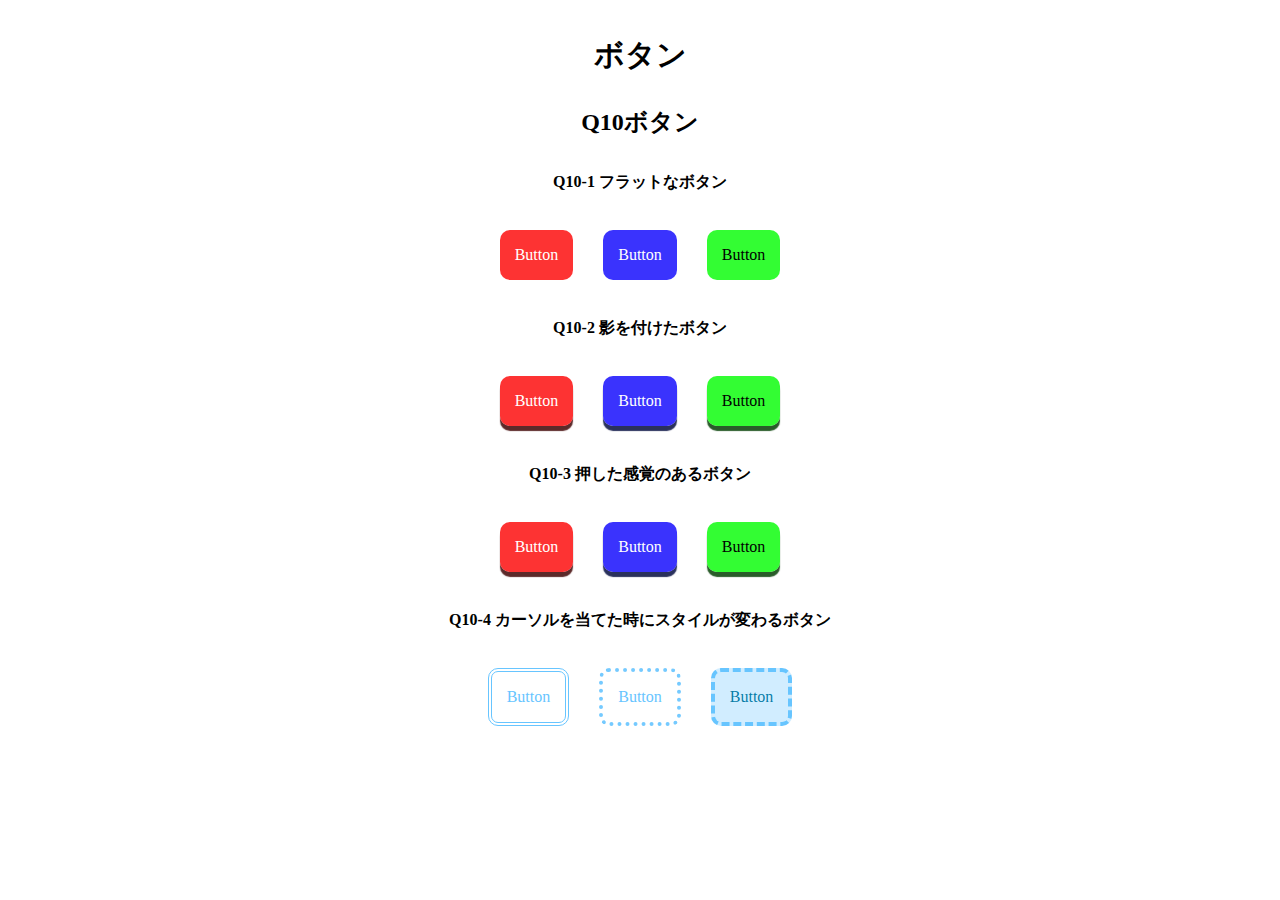
<file: q10/index.html>
<!DOCTYPE html>
<html lang="ja">

<head>
  <meta charset="UTF-8">
  <meta name="viewport" content="width=device-width, initial-scale=1.0">
  <link rel="stylesheet" href="./css/reset.css">
  <link rel="stylesheet" href="./css/base.css">
  <link rel="stylesheet" href="./css/style.css">
  <title>LayoutParts-Q3</title>
</head>

<body>
  <h1 class="title">ボタン</h1>
  <h2 class="sub--title">Q10ボタン</h2>
  <div class="wrapper">
    <h3 class="question--title">Q10-1 フラットなボタン</h3>
    <!-- Q10-1ここから -->
    <div class="button-area">
      <div class="button red">Button</div>
      <div class="button blue">Button</div>
      <div class="button green">Button</div>
    </div>
    <!-- Q10-1ここまで -->
    <h3 class="question--title">Q10-2 影を付けたボタン</h3>
    <!-- Q10-2ここから -->
    <div class="button-area">
      <div class="button shadow-red">Button</div>
      <div class="button shadow-blue">Button</div>
      <div class="button shadow-green">Button</div>
    </div>
    <!-- Q10-2ここまで -->
    <h3 class="question--title">Q10-3 押した感覚のあるボタン</h3>
    <!-- Q10-3ここから -->
    <div class="button-area">
      <div class="button active-red">Button</div>
      <div class="button active-blue">Button</div>
      <div class="button active-green">Button</div>
    </div>
    <!-- Q10-3ここまで -->
    <h3 class="question--title">Q10-4 カーソルを当てた時にスタイルが変わるボタン</h3>
    <!-- Q10-4ここから -->
    <div class="button-area">
      <div class="button double">Button</div>
      <div class="button dotted">Button</div>
      <div class="button color">Button</div>
    </div>
    <!-- Q10-4ここまで -->
  </div>
</body>

</html>
</file>
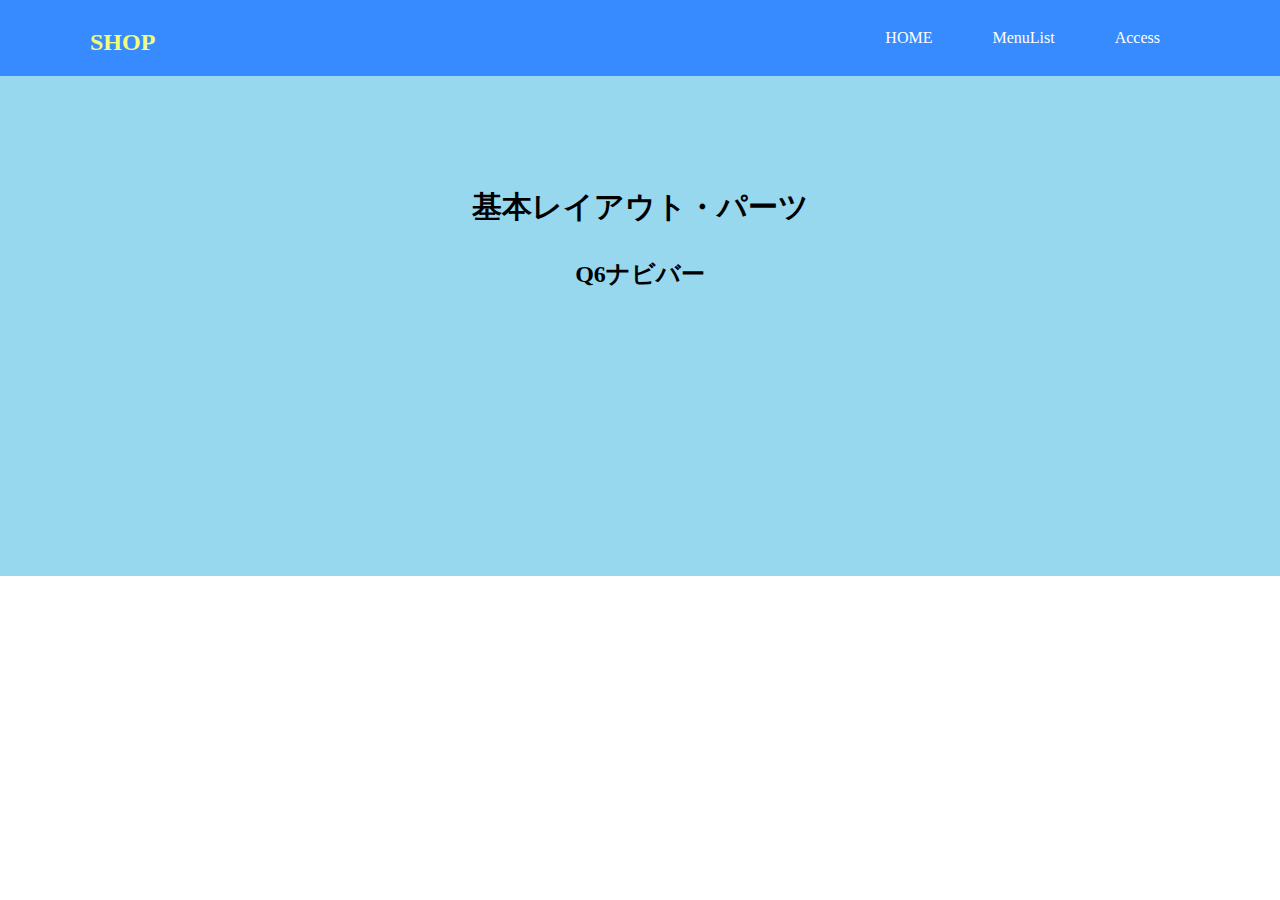
<file: q6/index.html>
<!DOCTYPE html>
<html lang="ja">

<head>
  <meta charset="UTF-8">
  <meta name="viewport" content="width=device-width, initial-scale=1.0">
  <link rel="stylesheet" href="./css/reset.css">
  <link rel="stylesheet" href="./css/base.css">
  <link rel="stylesheet" href="./css/style.css">
  <title>LayoutParts-Q3</title>
</head>

<body>
  <!-- Q6回答はここから -->
  <header class="header">
    <div class="flex">
      <div class="logo">
        <a href="#">SHOP</a>
      </div>
      <div class="menu">
        <nav>
          <ul>
            <li><a href="#">HOME</a></li>
            <li><a href="#">MenuList</a></li>
            <li><a href="#">Access</a></li>
          </ul>
        </nav>
      </div>
    </div>
  </header>
  <!-- Q6回答はここまで -->
  <main>
    <div class="wrapper">
      <h1 class="title">基本レイアウト・パーツ</h1>
      <h2 class="sub--title">Q6ナビバー</h2>
    </div>
  </main>
</body>

</html>
</file>
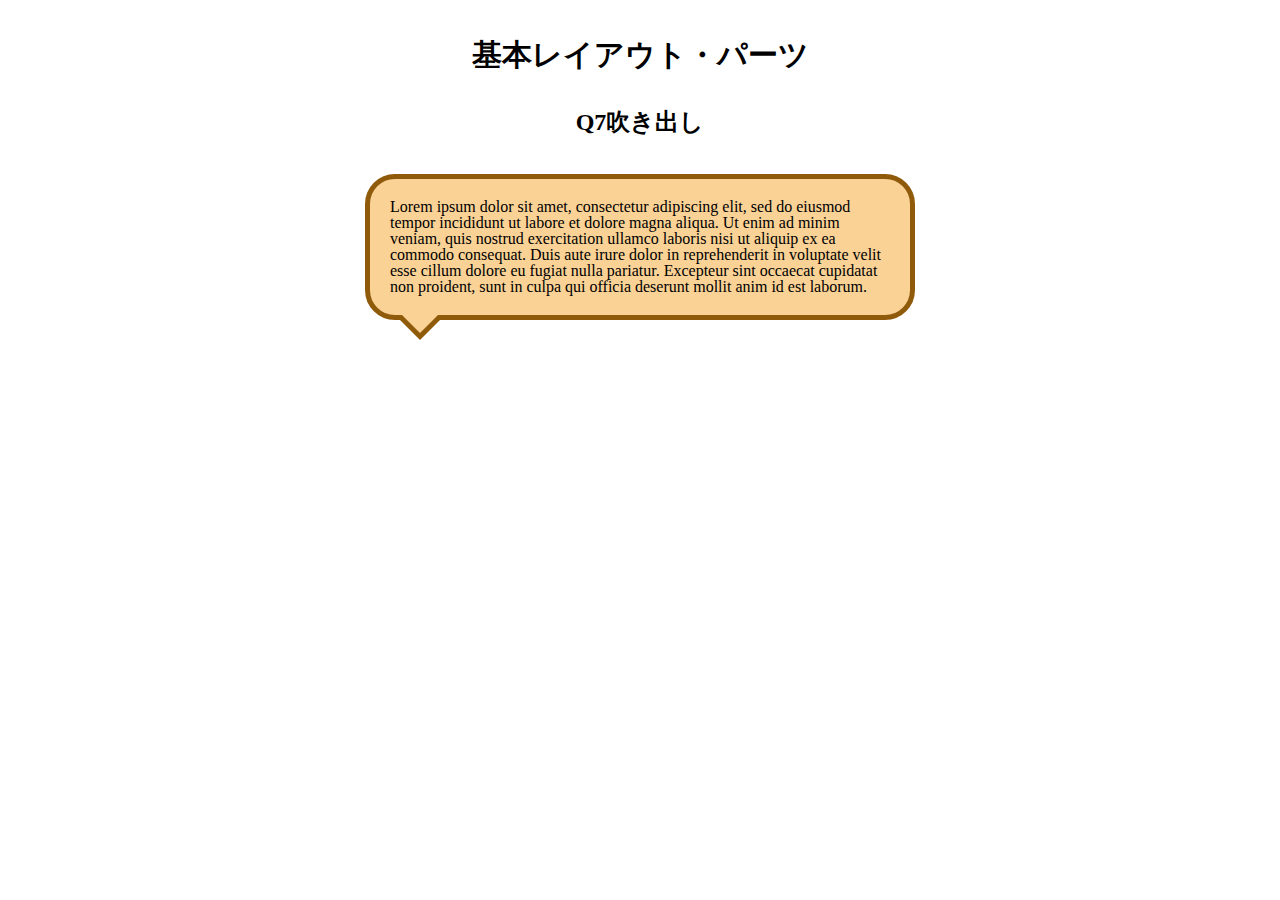
<file: q7/index.html>
<!DOCTYPE html>
<html lang="ja">

<head>
  <meta charset="UTF-8">
  <meta name="viewport" content="width=device-width, initial-scale=1.0">
  <link rel="stylesheet" href="./css/reset.css">
  <link rel="stylesheet" href="./css/base.css">
  <link rel="stylesheet" href="./css/style.css">
  <title>LayoutParts-Q3</title>
</head>

<body>
  <div class="wrapper">
    <h1 class="title">基本レイアウト・パーツ</h1>
    <h2 class="sub--title">Q7吹き出し</h2>
    <!-- 吹き出しの中のテキストはこちらを使ってください -->
    <!-- Lorem ipsum dolor sit amet, consectetur adipiscing elit, sed do eiusmod tempor incididunt
    ut labore et dolore magna
    aliqua. Ut enim ad minim veniam, quis nostrud exercitation ullamco laboris nisi ut aliquip ex ea commodo
    consequat. Duis
    aute irure dolor in reprehenderit in voluptate velit esse cillum dolore eu fugiat nulla pariatur. Excepteur sint
    occaecat cupidatat non proident, sunt in culpa qui officia deserunt mollit anim id est laborum. -->
    <!-- Q7回答はここから -->
    <div class="text-box">
      <p>Lorem ipsum dolor sit amet, consectetur adipiscing elit, sed do eiusmod tempor incididunt
        ut labore et dolore magna
        aliqua. Ut enim ad minim veniam, quis nostrud exercitation ullamco laboris nisi ut aliquip ex ea commodo
        consequat. Duis
        aute irure dolor in reprehenderit in voluptate velit esse cillum dolore eu fugiat nulla pariatur. Excepteur sint
        occaecat cupidatat non proident, sunt in culpa qui officia deserunt mollit anim id est laborum.</p>
    </div>
    <!-- Q7回答はここまで -->
  </div>
</body>

</html>
</file>
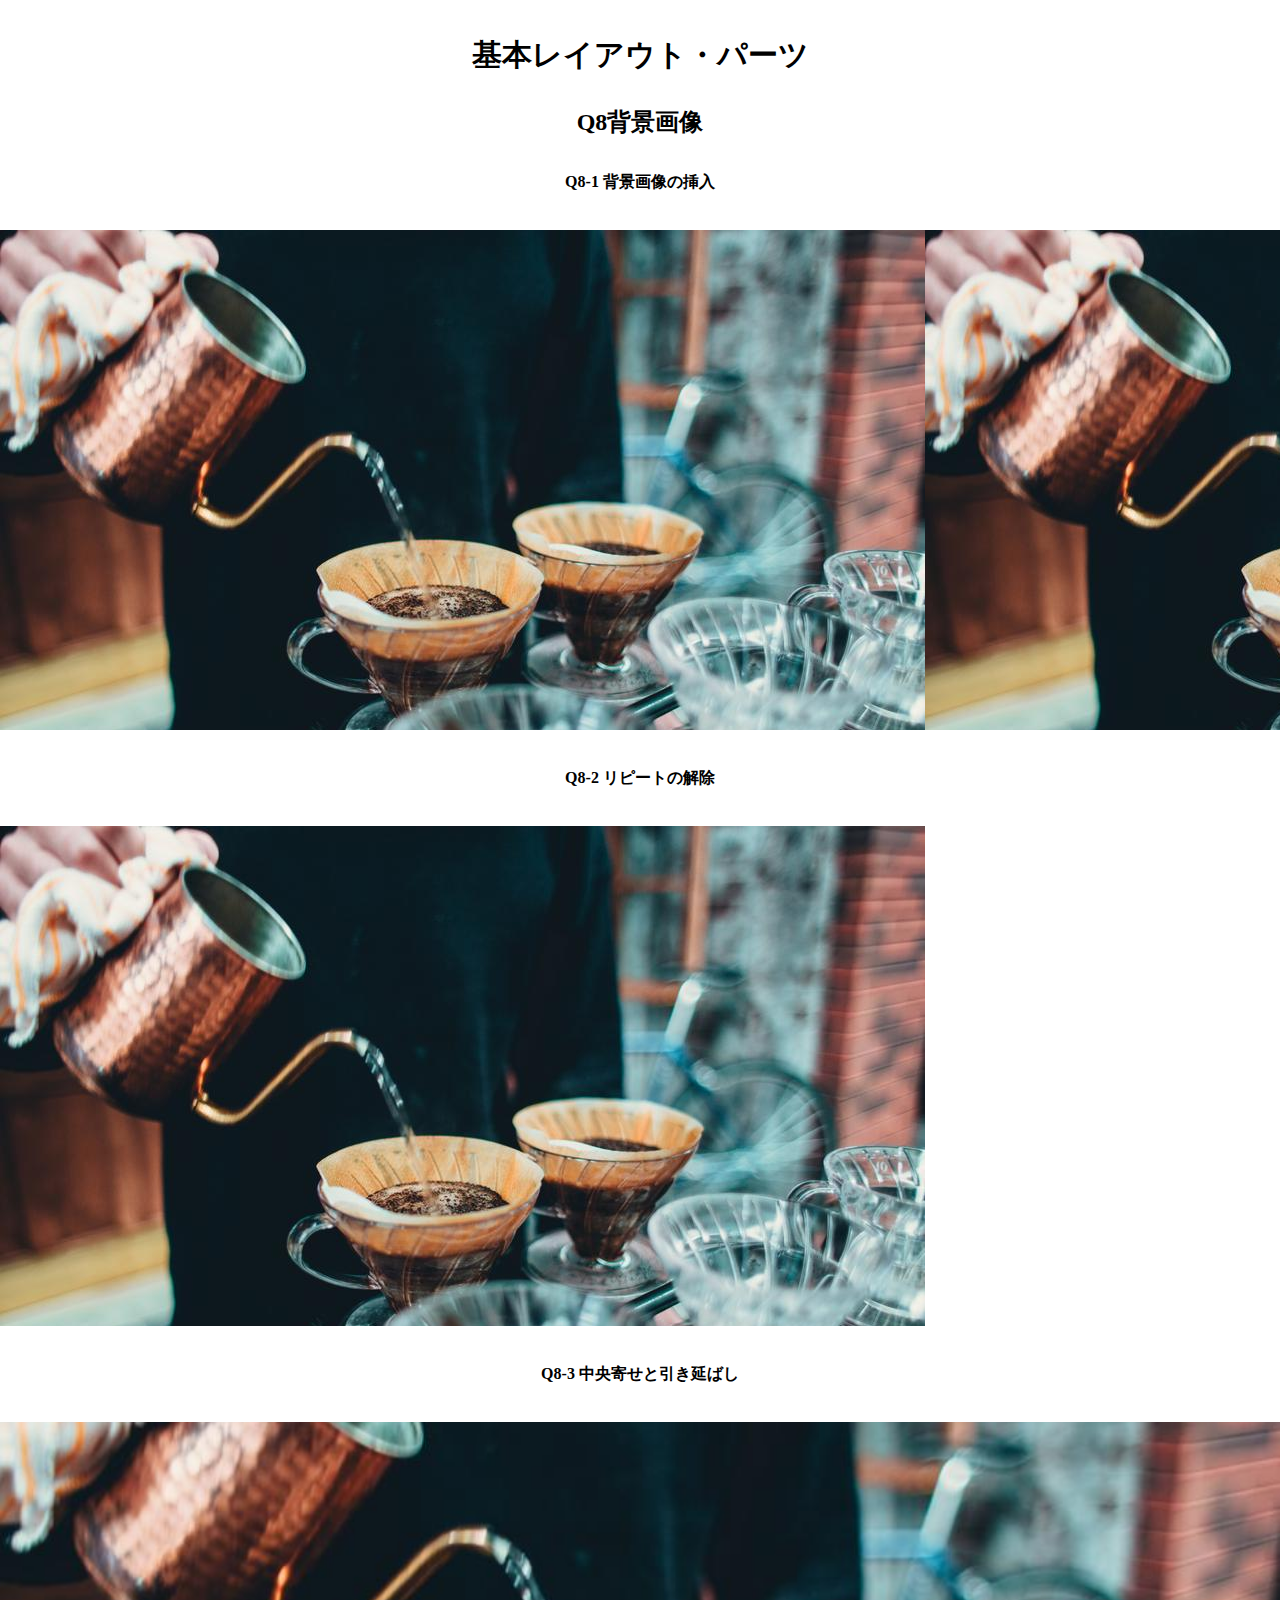
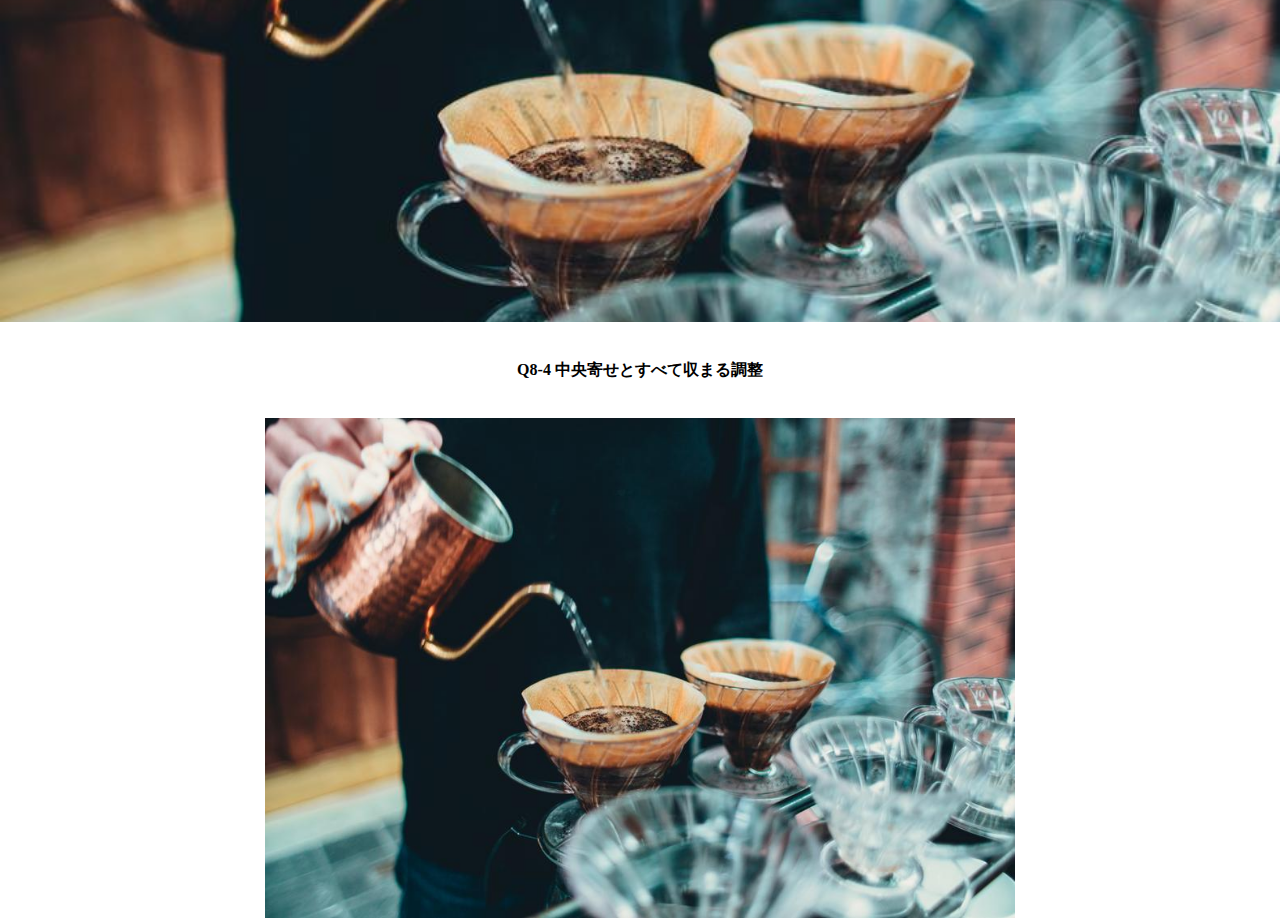
<file: q8/index.html>
<!DOCTYPE html>
<html lang="ja">

<head>
  <meta charset="UTF-8">
  <meta name="viewport" content="width=device-width, initial-scale=1.0">
  <link rel="stylesheet" href="./css/reset.css">
  <link rel="stylesheet" href="./css/base.css">
  <link rel="stylesheet" href="./css/style.css">
  <title>LayoutParts-Q3</title>
</head>

<body>
  <h1 class="title">基本レイアウト・パーツ</h1>
  <h2 class="sub--title">Q8背景画像</h2>
  <h3 class="question--title">Q8-1 背景画像の挿入</h3>
  <!-- Q8-1 背景画像の挿入 ここから -->
  <div class="background-img">
    <div class="content"></div>
  </div>
  <!-- Q8-1 背景画像の挿入 ここまで -->
  <h3 class="question--title">Q8-2 リピートの解除</h3>
  <!-- Q8-2 リピートの解除 ここから -->
  <div class="background-repeat">
    <div class="content"></div>
  </div>
  <!-- Q8-2 リピートの解除 ここまで -->
  <h3 class="question--title">Q8-3 中央寄せと引き延ばし</h3>
  <!-- Q8-3 中央寄せと引き延ばし ここから-->
  <div class="background-cover">
    <div class="content"></div>
  </div>
  <!-- Q8-3 中央寄せと引き延ばし ここまで-->
  <h3 class="question--title">Q8-4 中央寄せとすべて収まる調整</h3>
  <!-- Q8-4 中央寄せとすべて収まる調整 ここから-->
  <div class="background-contain">
    <div class="content"></div>
  </div>
  <!-- Q8-4 中央寄せとすべて収まる調整 ここまで-->
</body>

</html>
</file>
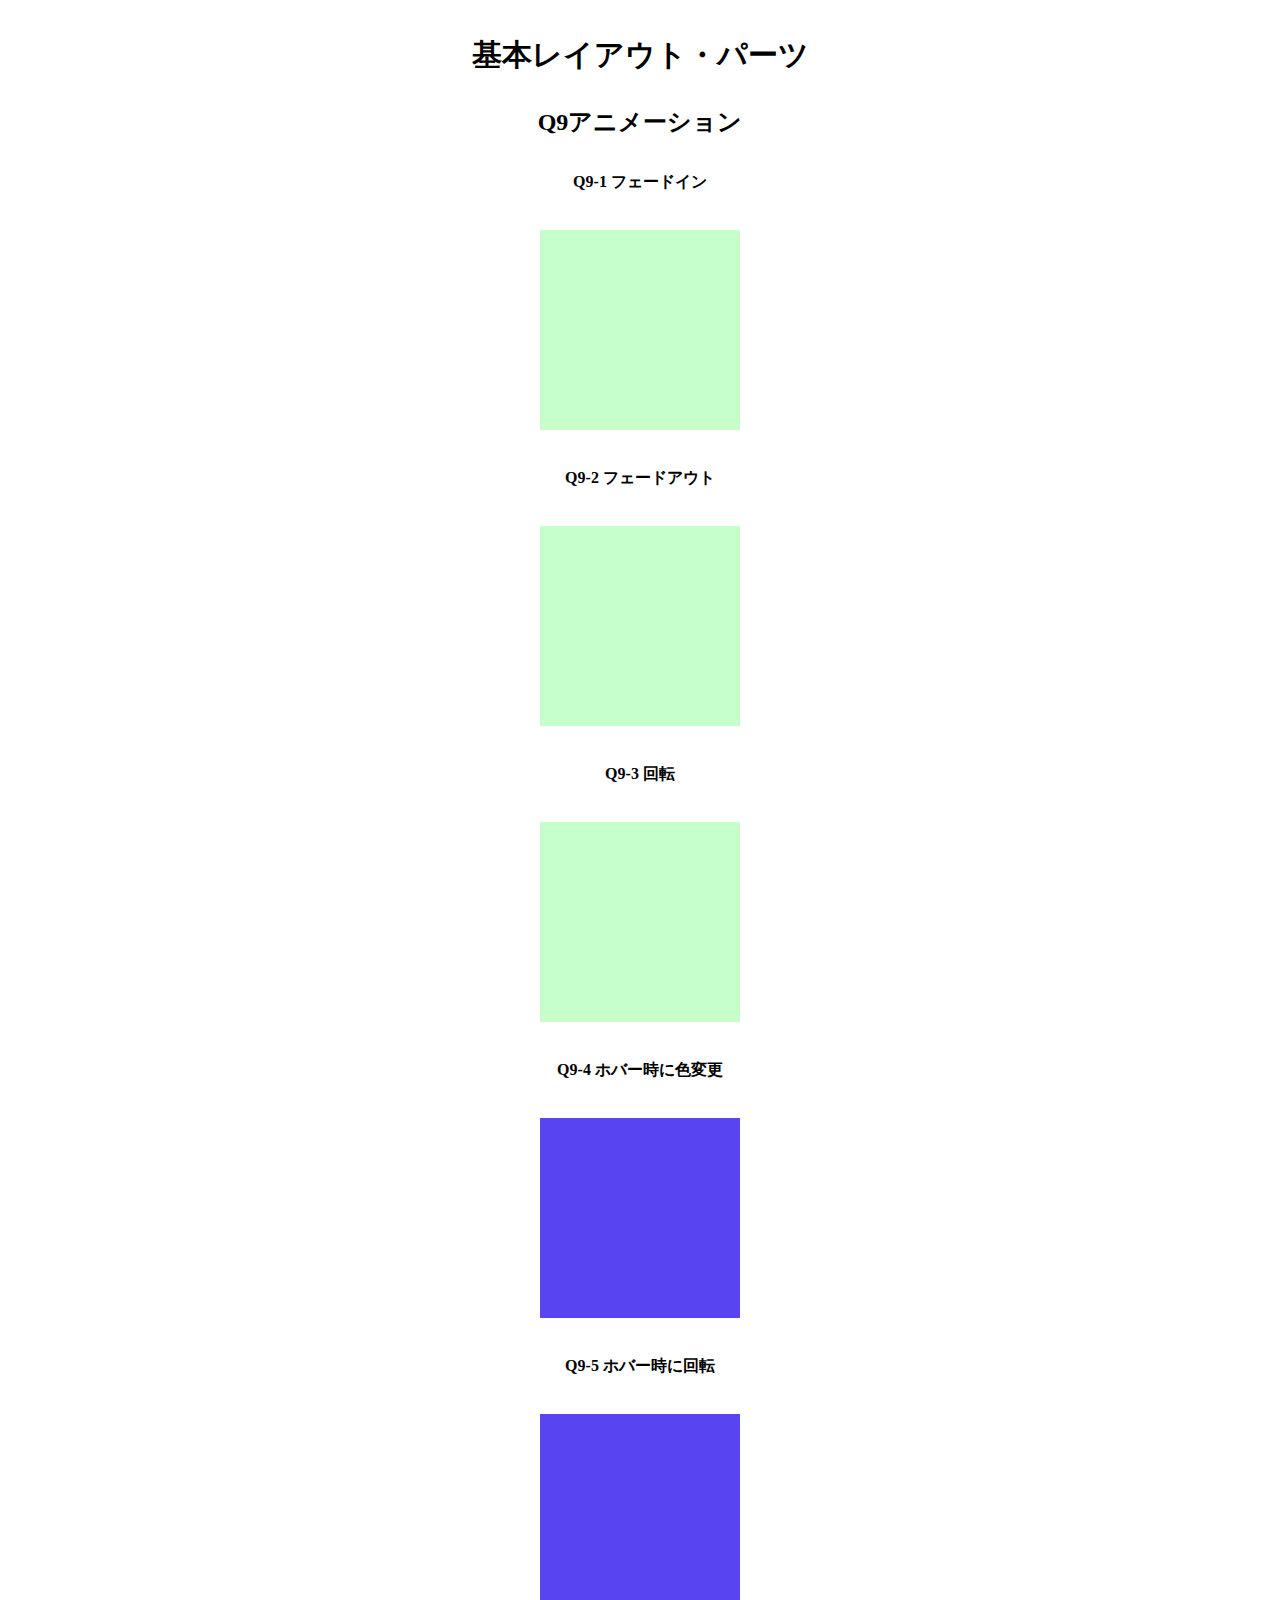
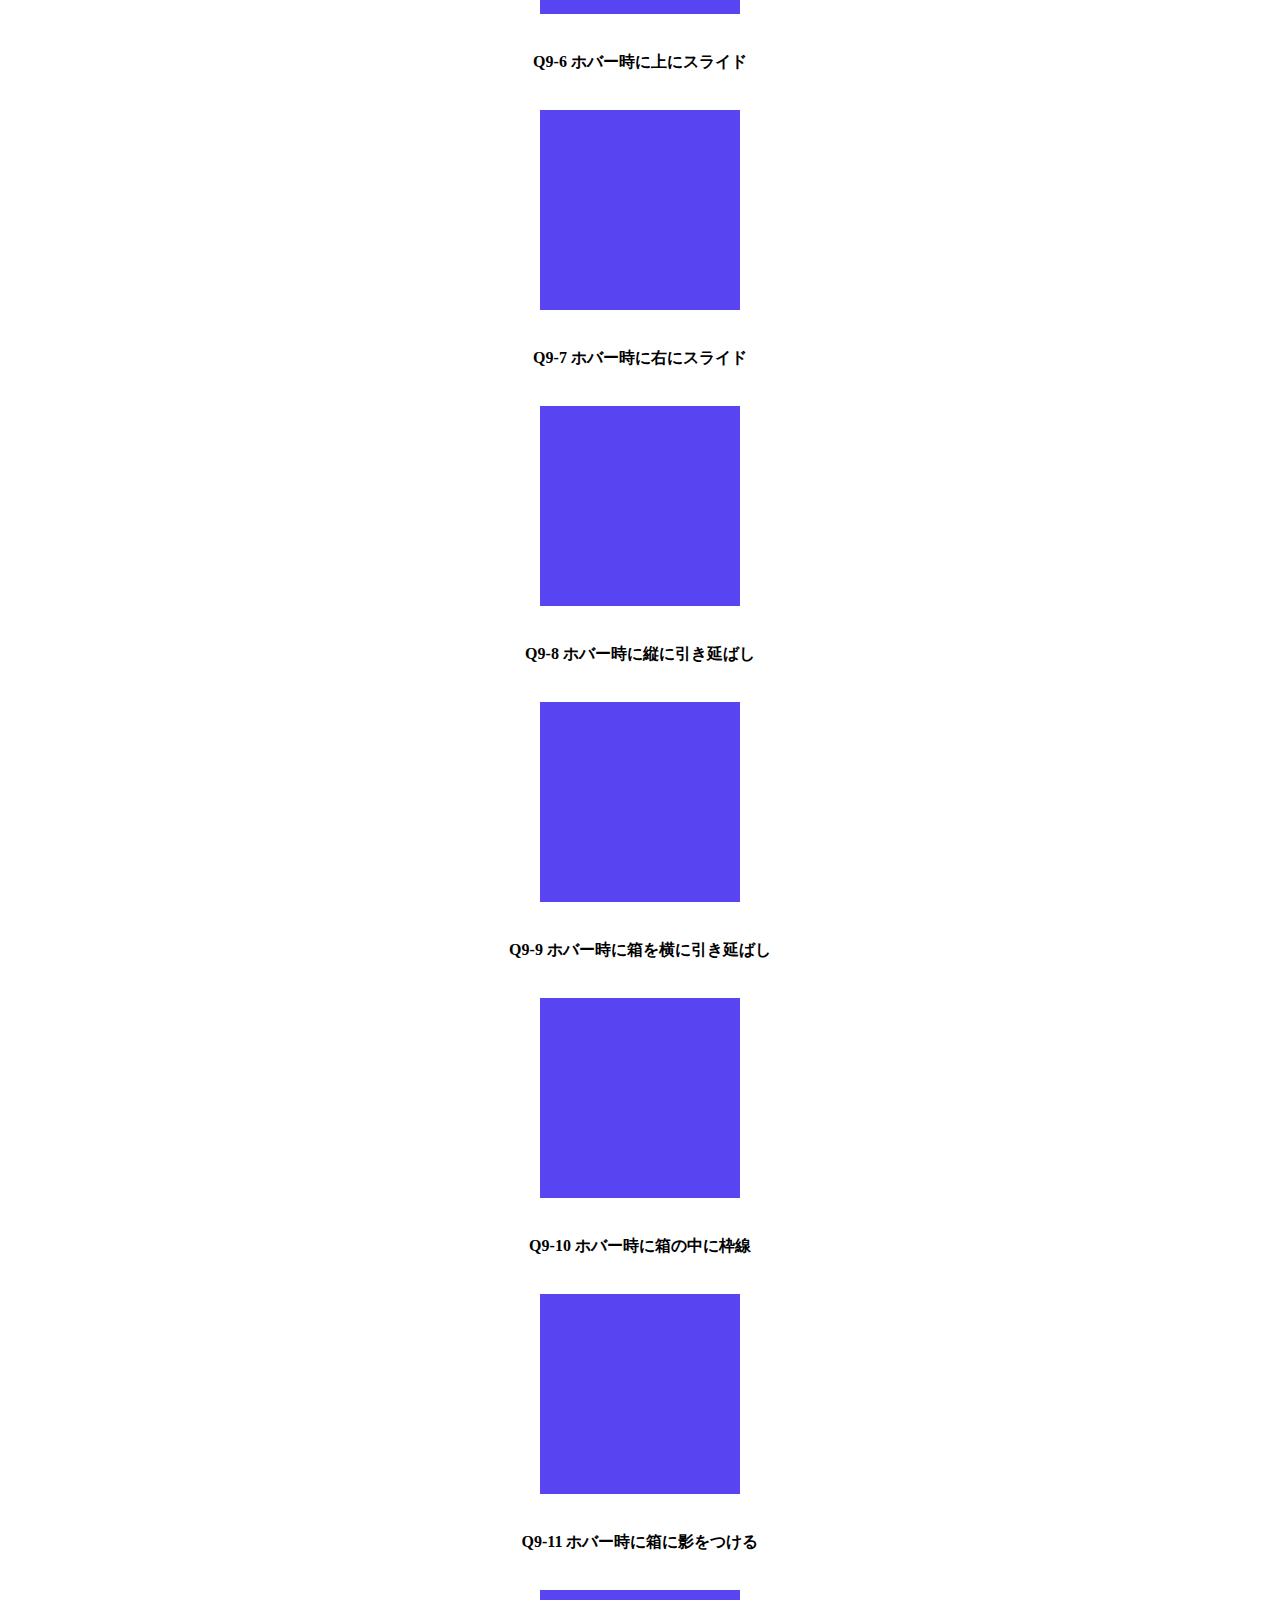
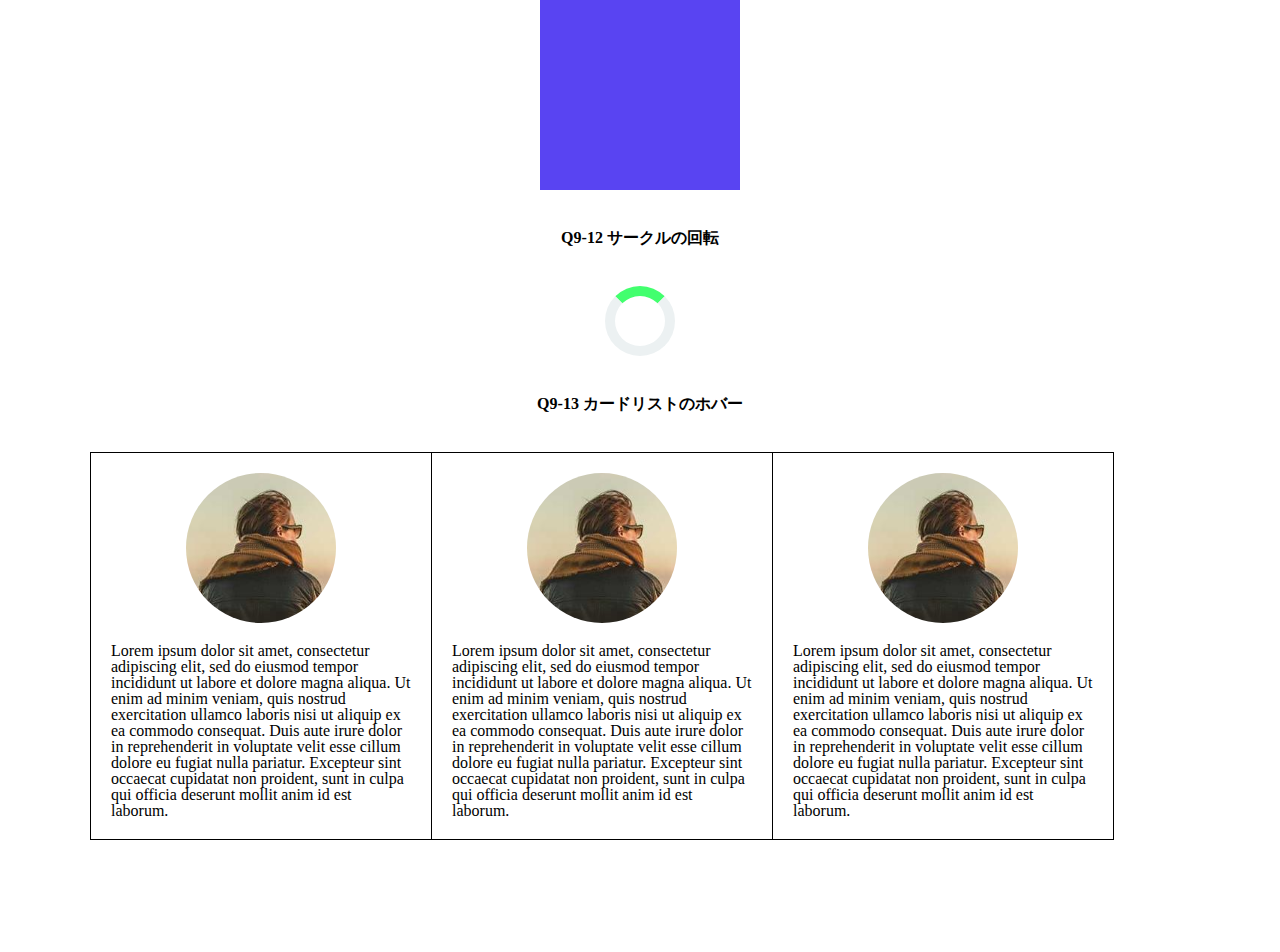
<file: q9/index.html>
<!DOCTYPE html>
<html lang="ja">

<head>
  <meta charset="UTF-8">
  <meta name="viewport" content="width=device-width, initial-scale=1.0">
  <link rel="stylesheet" href="./css/reset.css">
  <link rel="stylesheet" href="./css/base.css">
  <link rel="stylesheet" href="./css/style.css">
  <title>LayoutParts-Q3</title>
</head>

<body>
  <h1 class="title">基本レイアウト・パーツ</h1>
  <h2 class="sub--title">Q9アニメーション</h2>
  <div class="wrapper">
    <section>
      <h3 class="question--title">Q9-1 フェードイン</h3>
      <!-- Q9-1ここから -->
      <div class="green-box fadein"></div>
      <!-- Q9-1ここまで -->
      <h3 class="question--title">Q9-2 フェードアウト</h3>
      <!-- Q9-2ここから -->
      <div class="green-box fadeout"></div>
      <!-- Q9-2ここまで -->
      <h3 class="question--title">Q9-3 回転</h3>
      <!-- Q9-3ここまで -->
      <div class="green-box rotation"></div>
      <!-- Q9-4ここまで -->
    </section>
    <section>
      <h3 class="question--title">Q9-4 ホバー時に色変更</h3>
      <!-- Q9-4ここまで -->
      <div class="purple-box hover-color-change"></div>
      <!-- Q9-4ここまで -->
      <h3 class="question--title">Q9-5 ホバー時に回転</h3>
      <!-- Q9-5ここまで -->
      <div class="purple-box hover-rotation"></div>
      <!-- Q9-5ここまで -->
      <h3 class="question--title">Q9-6 ホバー時に上にスライド</h3>
      <!-- Q9-6ここまで -->
      <div class="purple-box hover-up-slide"></div>
      <!-- Q9-7ここまで -->
      <h3 class="question--title">Q9-7 ホバー時に右にスライド</h3>
      <!-- Q9-7ここまで -->
      <div class="purple-box hover-right-slide"></div>
      <!-- Q9-7ここまで -->
      <h3 class="question--title">Q9-8 ホバー時に縦に引き延ばし</h3>
      <!-- Q9-8ここまで -->
      <div class="purple-box hover-height-zoom"></div>
      <!-- Q9-8ここまで -->
      <h3 class="question--title">Q9-9 ホバー時に箱を横に引き延ばし</h3>
      <!-- Q9-9ここまで -->
      <div class="purple-box hover-width-zoom"></div>
      <!-- Q9-9ここまで -->
      <h3 class="question--title">Q9-10 ホバー時に箱の中に枠線</h3>
      <!-- Q9-10ここまで -->
      <div class="purple-box hover-border"></div>
      <!-- Q9-10ここまで -->
      <h3 class="question--title">Q9-11 ホバー時に箱に影をつける</h3>
      <!-- Q9-11ここまで -->
      <div class="purple-box hover-shadow"></div>
      <!-- Q9-11ここまで -->
    </section>
    <section>
      <h3 class="question--title">Q9-12 サークルの回転</h3>
      <!-- Q9-13ここまで -->
      <div class="circle-spin"></div>
      <!-- Q9-13ここまで -->
      <h3 class="question--title">Q9-13 カードリストのホバー</h3>
      <div class="check--sample">
        <!-- カード内のテキストはこちらを使ってください -->
        <!-- Lorem ipsum dolor sit amet, consectetur adipiscing elit, sed do eiusmod tempor incididunt
        ut labore et dolore magna
        aliqua. Ut enim ad minim veniam, quis nostrud exercitation ullamco laboris nisi ut aliquip ex ea commodo
        consequat. Duis
        aute irure dolor in reprehenderit in voluptate velit esse cillum dolore eu fugiat nulla pariatur.
        Excepteur
        sint
        occaecat cupidatat non proident, sunt in culpa qui officia deserunt mollit anim id est laborum. -->
        <!-- Q9-14ここまで -->
        <ul class="card-list">
          <li class="card-item">
            <div class="card-icon"></div>
            <p>Lorem ipsum dolor sit amet, consectetur adipiscing elit, sed do eiusmod tempor incididunt
               ut labore et dolore magna
               aliqua. Ut enim ad minim veniam, quis nostrud exercitation ullamco laboris nisi ut aliquip ex ea commodo
               consequat. Duis
               aute irure dolor in reprehenderit in voluptate velit esse cillum dolore eu fugiat nulla pariatur.
               Excepteur
               sint
               occaecat cupidatat non proident, sunt in culpa qui officia deserunt mollit anim id est laborum.
            </p>
          </li>
          <li class="card-item">
            <div class="card-icon"></div>
            <p>Lorem ipsum dolor sit amet, consectetur adipiscing elit, sed do eiusmod tempor incididunt
               ut labore et dolore magna
               aliqua. Ut enim ad minim veniam, quis nostrud exercitation ullamco laboris nisi ut aliquip ex ea commodo
               consequat. Duis
               aute irure dolor in reprehenderit in voluptate velit esse cillum dolore eu fugiat nulla pariatur.
               Excepteur
               sint
               occaecat cupidatat non proident, sunt in culpa qui officia deserunt mollit anim id est laborum.
            </p>
          </li>
          <li class="card-item">
            <div class="card-icon"></div>
            <p>Lorem ipsum dolor sit amet, consectetur adipiscing elit, sed do eiusmod tempor incididunt
               ut labore et dolore magna
               aliqua. Ut enim ad minim veniam, quis nostrud exercitation ullamco laboris nisi ut aliquip ex ea commodo
               consequat. Duis
               aute irure dolor in reprehenderit in voluptate velit esse cillum dolore eu fugiat nulla pariatur.
               Excepteur
               sint
               occaecat cupidatat non proident, sunt in culpa qui officia deserunt mollit anim id est laborum.
            </p>
          </li>
        </ul>
        <!-- Q9-14ここまで -->
      </div>
    </section>
  </div>
</body>

</html>
</file>
<file: q10/css/base.css>
@charset "UTF-8";

h1, h2, h3 {
  text-align: center;
  margin: 40px 0;
  font-weight: bold;
}

.title {
  font-size: 30px;
}

.sub--title {
  font-size: 24px;
}

.table--area {
  margin-top: 30px;
}

.wrapper {
  width: 1100px;
  margin: 0 auto;
}

.check--sample {
  height: 500px;
}
</file>
<file: q10/css/style.css>
@charset "UTF-8";
.button-area {
  margin: 0 auto;
  display: flex;
  justify-content: center;
}
.button {
  padding: 0 15px;
  line-height: 50px;
  text-align: center;
  border-radius: 10px;
  margin-right: 30px;
  display: inline-block;
  cursor: pointer;
}
.button:last-child {
  margin-right: 0;
}
.red {
  background: #fd0f0fd9;
  color: #fff;
}
.blue {
  background: #170ffdd9;
  color: #fff;
}
.green {
  background: #0ffd0fd9;
  color: #000;
}
.shadow-red {
  background: #fd0f0fd9;
  color: #fff;
  box-shadow: 0 5px 1px rgba(63, 5, 5, 0.851);
}
.shadow-blue {
  background: #170ffdd9;
  color: #fff;
  box-shadow: 0 5px 1px rgba(5, 13, 63, 0.851);
}
.shadow-green {
  background: #0ffd0fd9;
  color: #000;
  box-shadow: 0 5px 1px rgba(5, 63, 5, 0.851);
}
.active-red {
  background: #fd0f0fd9;
  color: #fff;
  box-shadow: 0 5px 1px rgba(63, 5, 5, 0.851);
}
.active-blue {
  background: #170ffdd9;
  color: #fff;
  box-shadow: 0 5px 1px rgba(5, 13, 63, 0.851);
}
.active-green {
  background: #0ffd0fd9;
  color: #000;
  box-shadow: 0 5px 1px rgba(5, 63, 5, 0.851);
}
.active-red:active,.active-blue:active,.active-green:active {
  transform: translateY(5px);
  box-shadow: none;
}
.double {
  color: #67c5ff;
  border: double 4px #67c5ff;
}
.double:hover {
  background: #fffbef;
}
.dotted {
  color: #67c5ff;
  border: dotted 4px #75caff;
}
.dotted:hover {
  border: dashed 4px #75caff;
}
.color {
  color: #0079a5f8;
  background: #d0edfff8;
  border: dashed 4px #67c5ff;
  transition: 0.5s;
}
.color:hover {
  color: #67c5ff;
  background: #ffffff;
}
</file>
<file: q6/css/base.css>
@charset "UTF-8";

h1, h2, h3 {
  text-align: center;
  font-weight: bold;
}

main {
  height: 500px;
  background: #97d8ef;
}

.title {
  font-size: 30px;
  margin-top: 40px;
}

.sub--title {
  font-size: 24px;
  margin-top: 40px;
}

.wrapper {
  width: 1100px;
  margin: 0 auto;
  padding-top: 76px;
}
</file>
<file: q6/css/style.css>
@charset "UTF-8";
.header {
  background: #388bff;
}
.flex {
  width: 1100px;
  margin: 0 auto;
  display: flex;
  justify-content: space-between;
}
.logo {
  font-size: 24px;
  font-weight: bold;
  padding-top: 30px;
}
.logo a {
  color: #f2ff7b;
}
.menu nav ul {
  display: flex;
  justify-content: flex-end;
}
.menu nav ul li {
  padding: 30px;
}
.menu nav ul li a {
  color: #fff;
}
a {
  text-decoration: none;
}
</file>
<file: q7/css/base.css>
@charset "UTF-8";

h1, h2, h3 {
  text-align: center;
  margin: 40px 0;
  font-weight: bold;
}

.title {
  font-size: 30px;
}

.sub--title {
  font-size: 24px;
}

.table--area {
  margin-top: 30px;
}

.wrapper {
  padding: 0 3%;
}
</file>
<file: q7/css/style.css>
@charset "UTF-8";
.text-box {
  margin: 0 auto;
  width: 500px;
  padding: 20px;
  font-size: 16px;
  line-height: 16px;
  background: #fad296;
  border: solid 5px #8f5a0a;
  border-radius: 30px;
  position: relative;
}
.text-box:before,.text-box:after {
  content: "";
  position: absolute;
  border: solid 20px transparent;
  left: 30px;
}
.text-box:before {
  bottom: -45px;
  border-top: solid 20px #8f5a0a;
}
.text-box:after {
  bottom: -38px;
  border-top: solid 20px #fad296;
}
</file>
<file: q8/css/base.css>
@charset "UTF-8";

h1, h2, h3 {
  text-align: center;
  margin: 40px 0;
  font-weight: bold;
}

.title {
  font-size: 30px;
}

.sub--title {
  font-size: 24px;
}

.table--area {
  margin-top: 30px;
}

.wrapper {
  padding: 0 3%;
}
</file>
<file: q8/css/style.css>
@charset "UTF-8";
.content {
  height: 500px;
}
.background-img {
  background: url(../image/coffee-background.jpg);
}
.background-repeat {
  background: url(../image/coffee-background.jpg) no-repeat;
}
.background-cover {
  background: url(../image/coffee-background.jpg) no-repeat center/cover;
}
.background-contain {
  background: url(../image/coffee-background.jpg) no-repeat  center/contain;
}
</file>
<file: q9/css/base.css>
@charset "UTF-8";

h1, h2, h3 {
  text-align: center;
  margin: 40px 0;
  font-weight: bold;
}

.title {
  font-size: 30px;
}

.sub--title {
  font-size: 24px;
}

.table--area {
  margin-top: 30px;
}

.wrapper {
  width: 1100px;
  margin: 0 auto;
}

.check--sample {
  height: 500px;
}
</file>
<file: q9/css/style.css>
@charset "UTF-8";

/* カード内の画像は以下のURLを使用して下さい */
/* https://picsum.photos/id/1005/200/300 */

.green-box {
  background: #76ff826b;
  height: 200px;
  width: 200px;
  margin: 0 auto;
}
.fadein {
  animation: fadein-animation 4s ease 0s 1 normal;
}
@keyframes fadein-animation {
  0% {
    opacity: 0;
  }
  100% {
    opacity: 1;
  }
}
.fadeout {
  animation: fadeout-animation 4s ease 0s 1 normal;
}
@keyframes fadeout-animation {
  0% {
    opacity: 1;
  }
  100% {
    opacity: 0;
  }
}
.rotation {
  animation: rotation-animation 4s linear infinite;
}
@keyframes rotation-animation {
  0% {
    transform: rotate(0);
  }
  100% {
    transform: rotate(360deg);
  }
}
.purple-box {
  background: #331aefd0;
  height: 200px;
  width: 200px;
  margin: 0 auto;
  transition: 0.5s;
}
.hover-color-change:hover {
  background: #ff27e2c9;
  transition: 1s;
}
.hover-rotation {
  transform: rotateZ(0deg);
}
.hover-rotation:hover {
  transform: rotateZ(360deg);
}
.hover-up-slide:hover {
  transform: translateY(-20%);
}
.hover-right-slide:hover {
  transform: translateX(20%);
}
.hover-height-zoom:hover {
  height: 300px;
}
.hover-width-zoom:hover {
  width: 500px;
}
.hover-border {
  box-sizing: border-box;
}
.hover-border:hover {
  border: 10px #00ffe5 solid;
}
.hover-shadow:hover {
  box-shadow: 8px 11px 10px 3px #06031ed0;
}
.circle-spin {
  width: 50px;
  height: 50px;
  border-radius: 50%;
  margin: 0 auto;
  border: 10px #ecf1f2 solid;
  border-top: 10px #14ff4bcd solid;
  animation-name: spin-animation;
  animation-duration: 1.1s;
  animation-iteration-count: infinite;
  animation-timing-function: linear;
}
@keyframes spin-animation {
  0% {
    transform: rotate(0);
  }
  100% {
    transform: rotate(360deg);
  }
}
.card-list {
  display: flex;
}
.card-icon {
  background: url(../image/image.jpg) no-repeat center/cover;
  height: 150px;
  width: 150px;
  border-radius: 50%;
  margin: 0 auto;
}
.card-item {
  width: 300px;
  padding: 20px;
  background: #ffffff;
  border: 1px solid #000000;
  border-left: 0;
  transition: 0.5s;
}
.card-item p {
  padding-top: 20px;
}
.card-item:first-child {
  border-left: 1px solid #000000;
}
.card-item:hover {
  box-shadow: 0px 0px 10px 3px #424242d0;
  z-index: 1;
}
</file>
